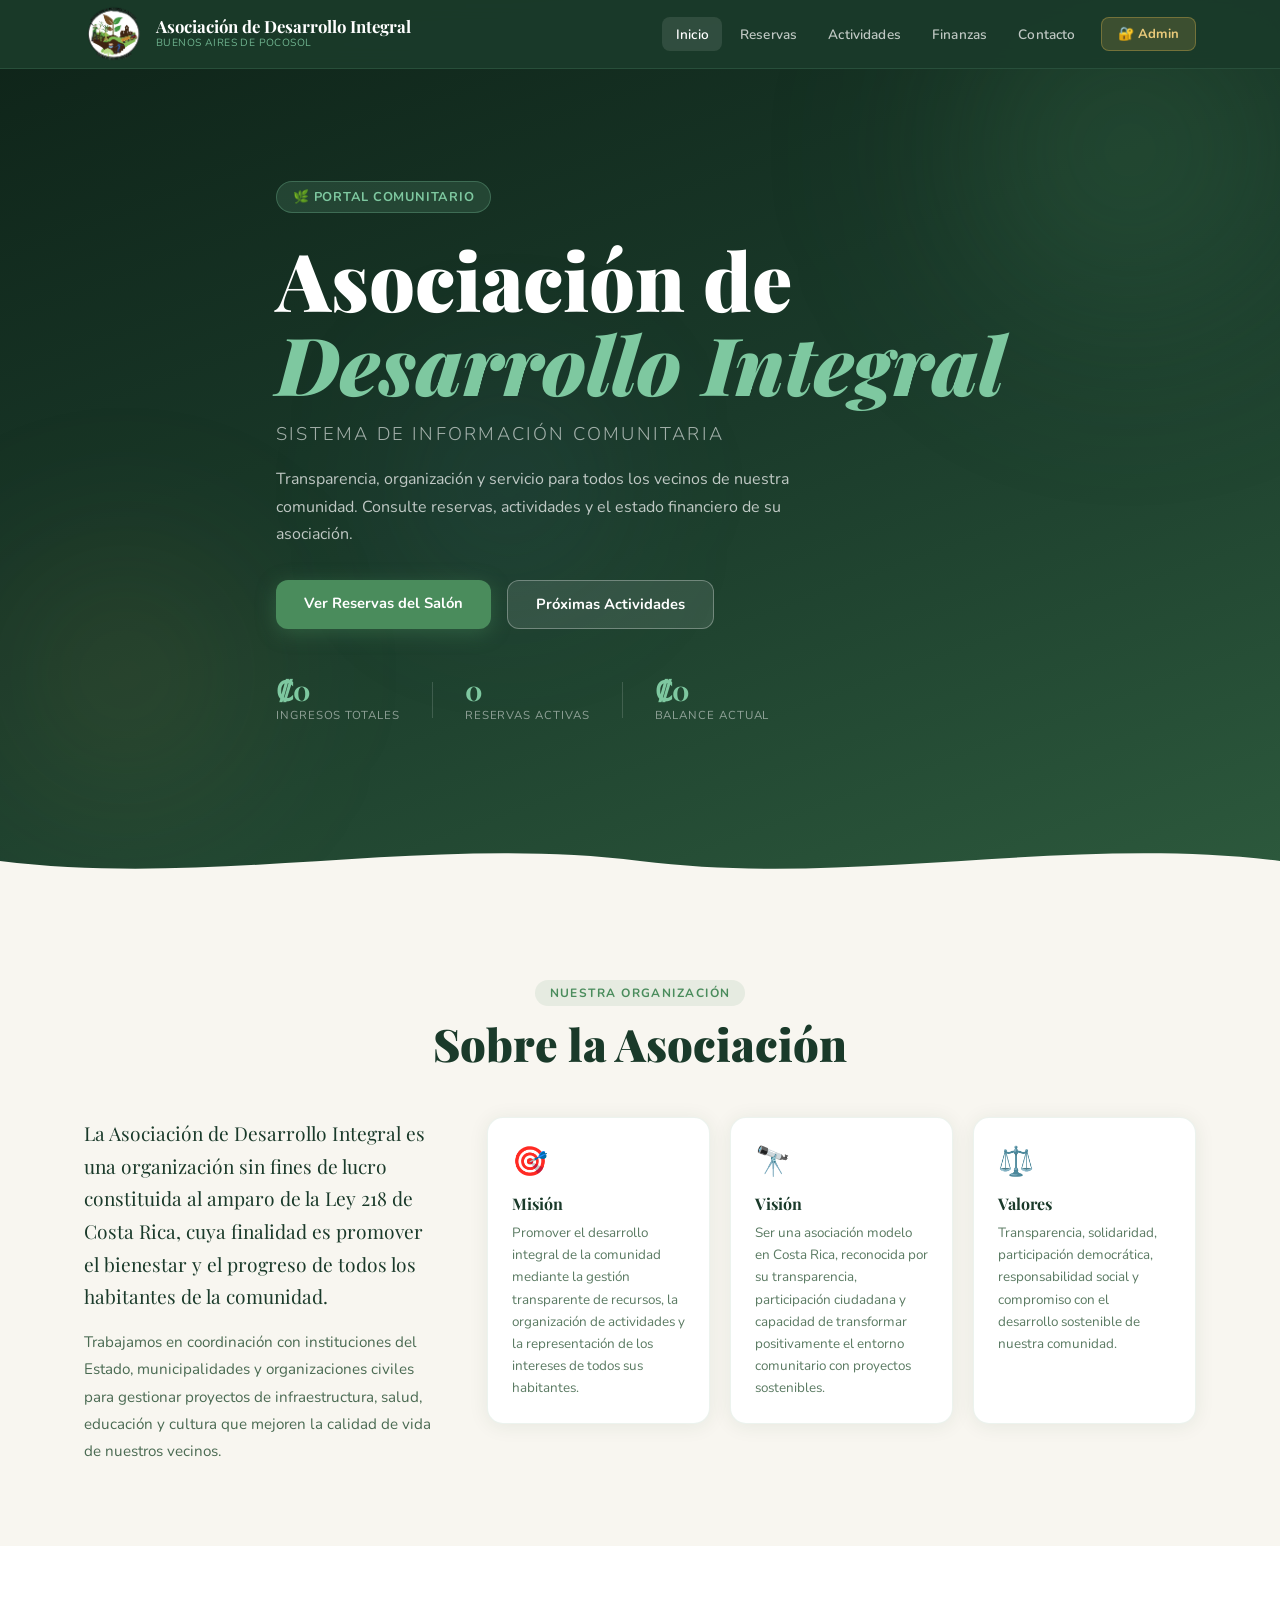
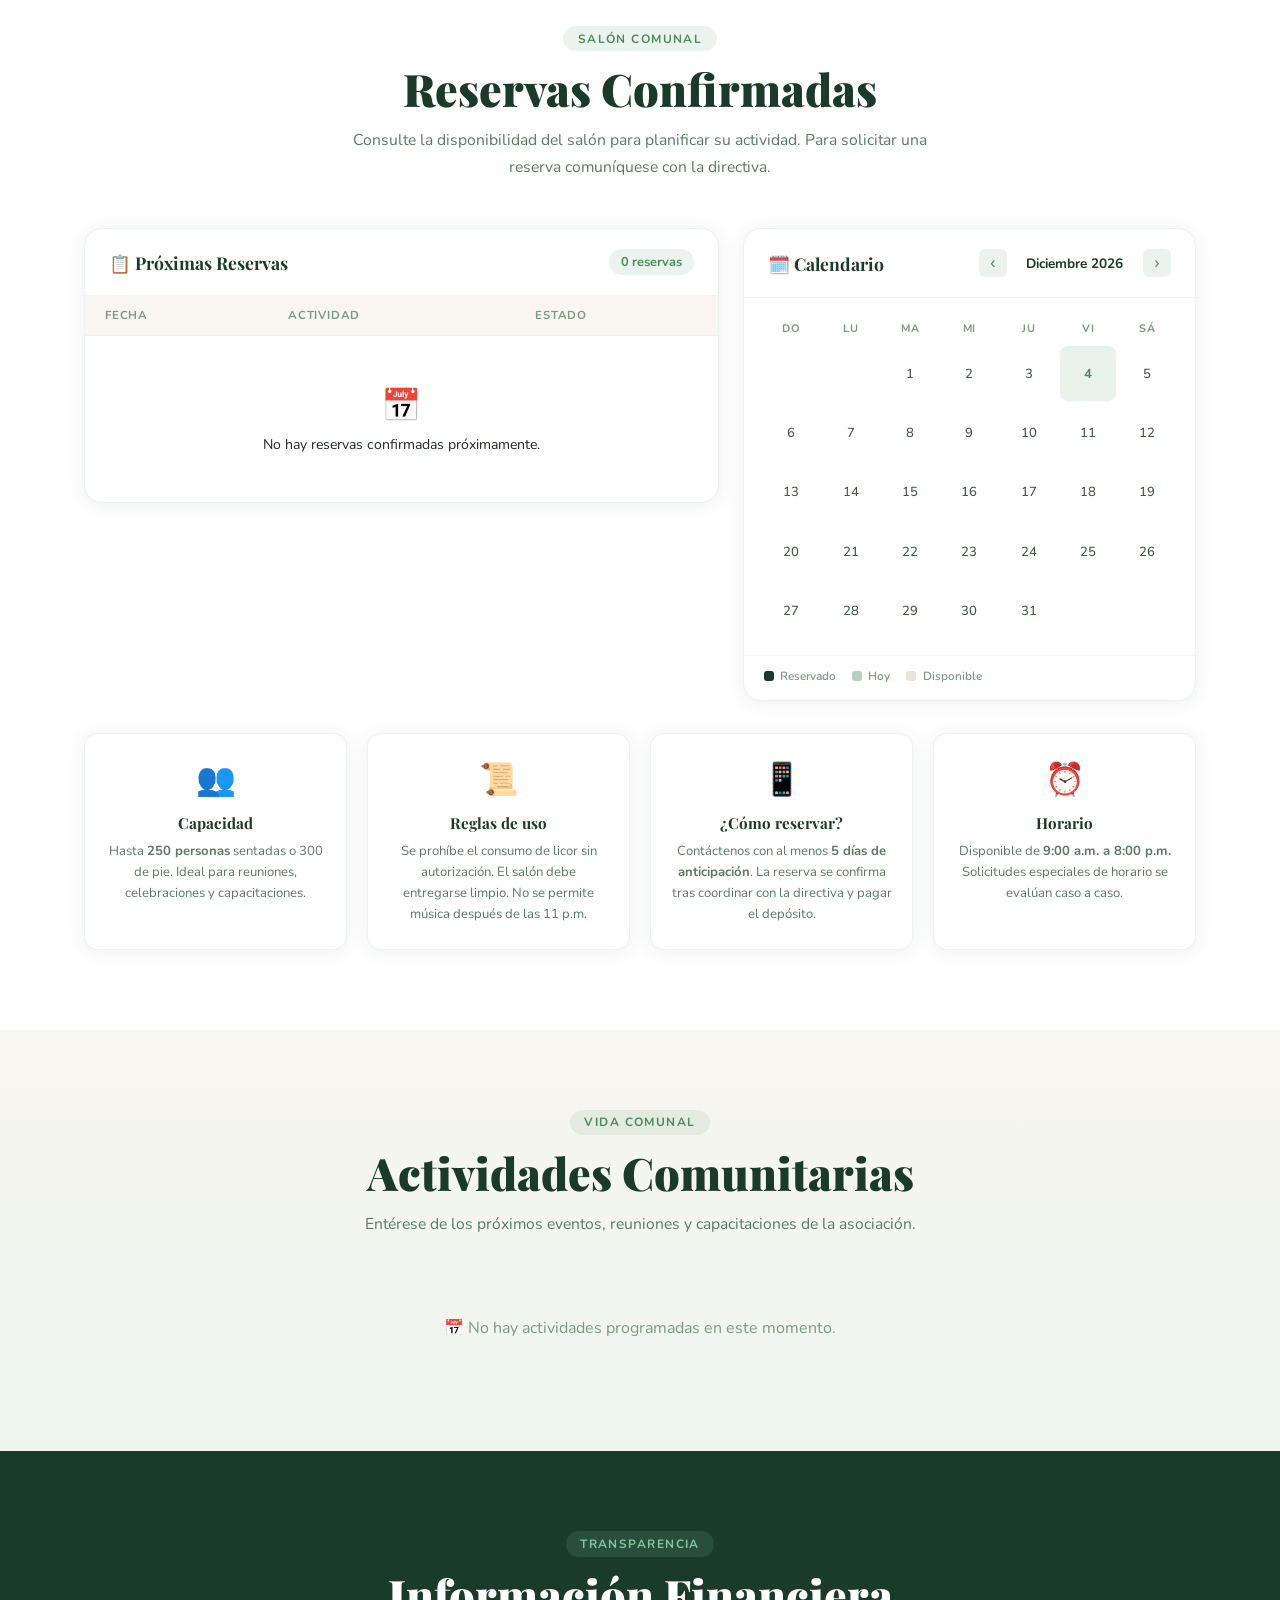
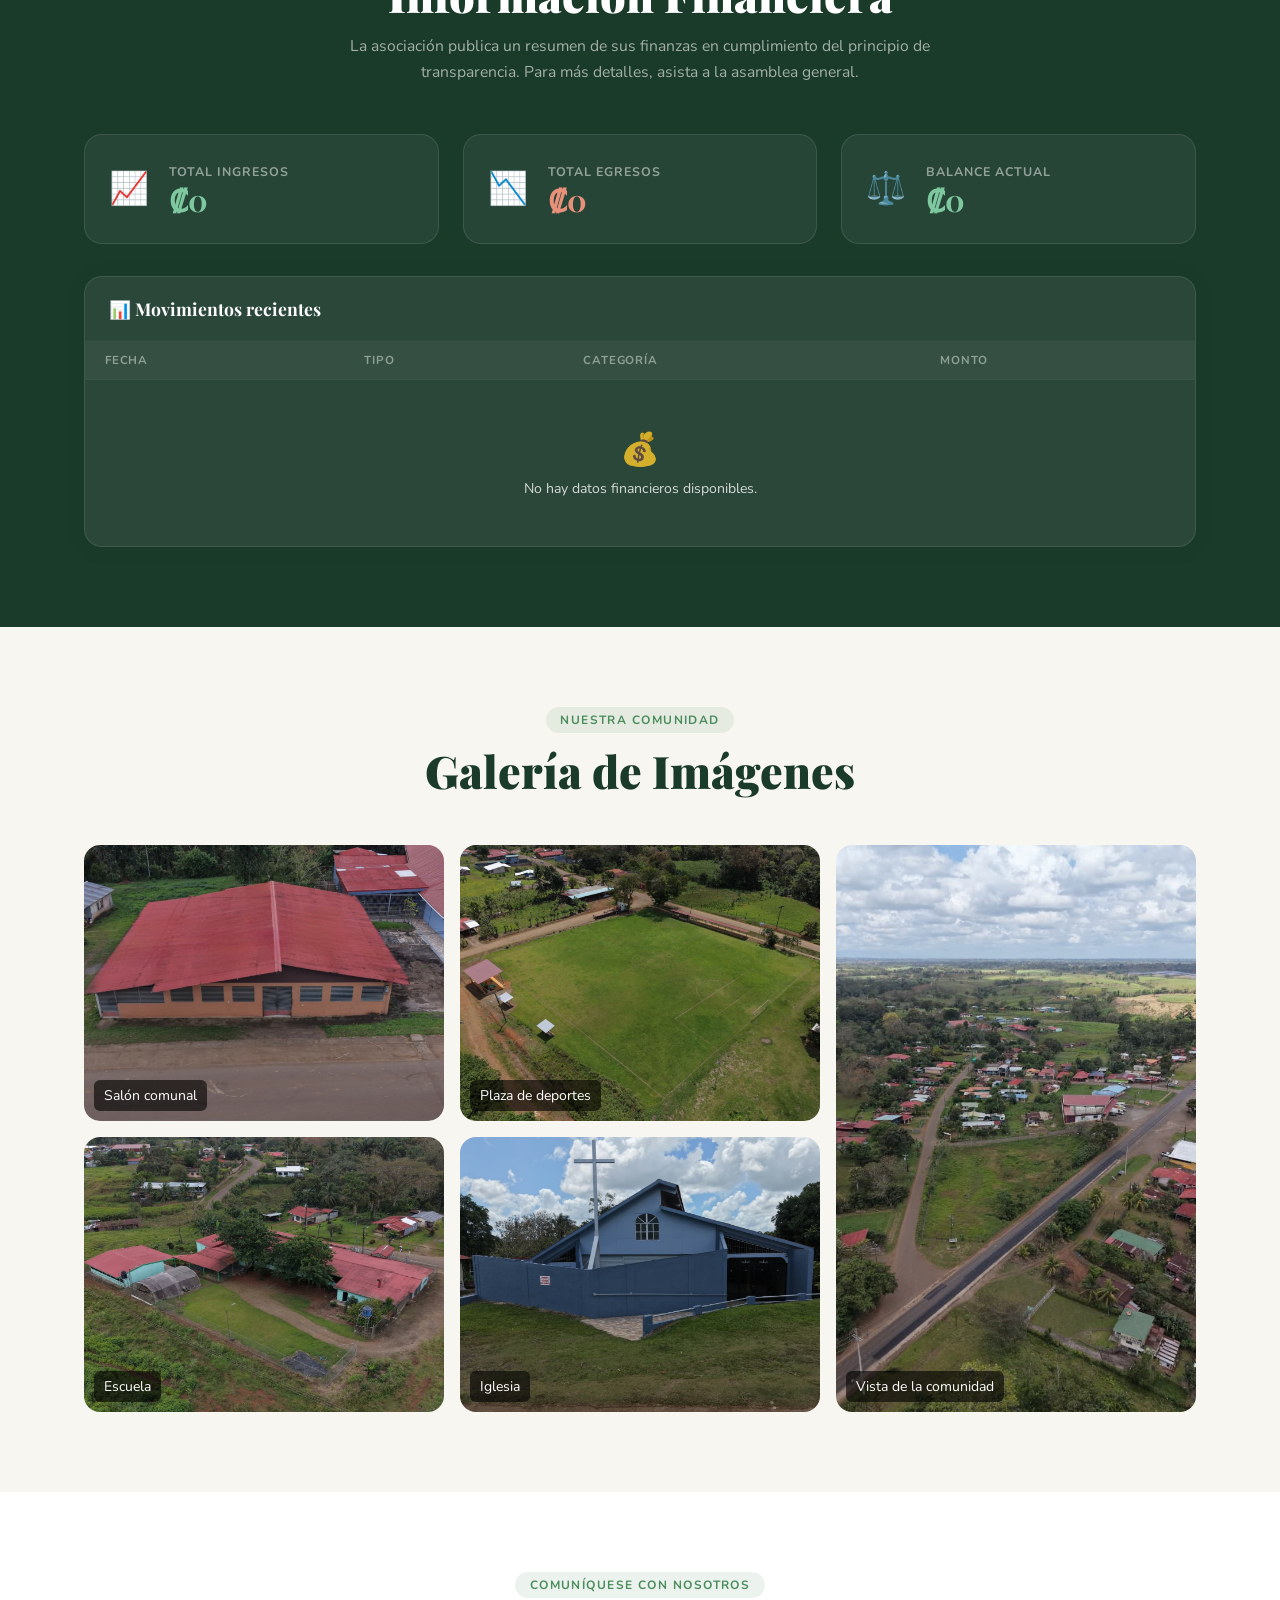
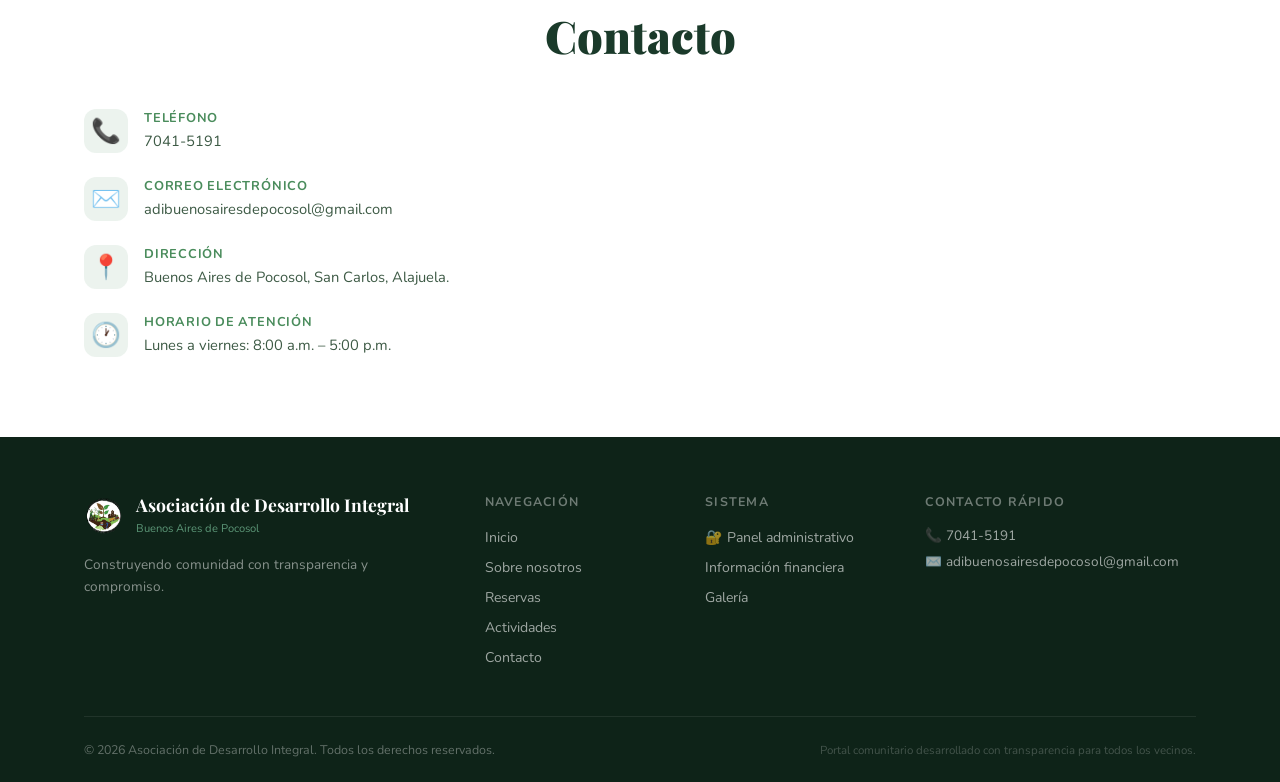
<file: index.html>
<!DOCTYPE html>
<html lang="es">
<head>
  <meta charset="UTF-8">
  <meta name="viewport" content="width=device-width, initial-scale=1.0">
  <title>Asociación de Desarrollo Integral · Portal Comunitario</title>
  <meta name="description" content="Portal público de información comunitaria. Consulte reservas del salón, actividades, finanzas y más.">
  <link href="https://fonts.googleapis.com/css2?family=Playfair+Display:wght@400;700;900&family=Nunito:wght@300;400;600;700&display=swap" rel="stylesheet">
  <link rel="stylesheet" href="css/styles.css">
  <link rel="stylesheet" href="css/public/public.css">
</head>
<body class="public-portal">

  <!-- ══════════════════════════════════════
       BARRA DE NAVEGACIÓN STICKY
  ═══════════════════════════════════════ -->
  <header class="pub-header" id="pub-header">
    <div class="pub-nav-inner">
      <div class="pub-brand">
        <div class="pub-logo-wrap">
          <img src="assets/img/logo.png" alt="Logo Asociación de Desarrollo Integral Buenos Aires de Pocosol" class="pub-logo"
               onerror="this.style.display='none'; this.nextElementSibling.style.display='flex'">
          <div class="pub-logo-fallback" style="display:none">🌿</div>
        </div>
        <div class="pub-brand-text">
          <span class="pub-brand-name">Asociación de Desarrollo Integral</span>
          <span class="pub-brand-sub">Buenos Aires de Pocosol</span>
        </div>
      </div>
      <nav class="pub-nav" id="pub-nav">
        <a href="#inicio"    class="pub-nav-link active">Inicio</a>
        <a href="#reservas"  class="pub-nav-link">Reservas</a>
        <a href="#actividades" class="pub-nav-link">Actividades</a>
        <a href="#finanzas"  class="pub-nav-link">Finanzas</a>
        <a href="#contacto"  class="pub-nav-link">Contacto</a>
        <a href="admin/index.html" class="pub-nav-admin" title="Acceso al sistema administrativo">
          🔐 Admin
        </a>
      </nav>
      <button class="pub-hamburger" id="pub-hamburger" aria-label="Abrir menú">
        <span></span><span></span><span></span>
      </button>
    </div>
  </header>

  <!-- ══════════════════════════════════════
       HERO / INICIO
  ═══════════════════════════════════════ -->
  <section class="pub-hero" id="inicio">
    <div class="pub-hero-bg">
      <div class="hero-orb hero-orb-1"></div>
      <div class="hero-orb hero-orb-2"></div>
      <div class="hero-orb hero-orb-3"></div>
      <svg class="hero-wave" viewBox="0 0 1440 120" preserveAspectRatio="none">
        <path d="M0,60 C240,100 480,20 720,60 C960,100 1200,20 1440,60 L1440,120 L0,120 Z"/>
      </svg>
    </div>
    <div class="pub-container pub-hero-content">
      <div class="hero-badge">🌿 Portal Comunitario</div>
      <h1 class="hero-title">
        Asociación de<br>
        <em>Desarrollo Integral</em>
      </h1>
      <p class="hero-subtitle">Sistema de Información Comunitaria</p>
      <p class="hero-desc">
        Transparencia, organización y servicio para todos los vecinos de nuestra comunidad.
        Consulte reservas, actividades y el estado financiero de su asociación.
      </p>
      <div class="hero-actions">
        <a href="#reservas" class="pub-btn pub-btn-primary">Ver Reservas del Salón</a>
        <a href="#actividades" class="pub-btn pub-btn-ghost">Próximas Actividades</a>
      </div>
      <div class="hero-stats" id="hero-stats">
        <div class="hero-stat">
          <span class="hero-stat-val" id="hs-ingresos">₡0</span>
          <span class="hero-stat-label">Ingresos totales</span>
        </div>
        <div class="hero-stat-divider"></div>
        <div class="hero-stat">
          <span class="hero-stat-val" id="hs-reservas">0</span>
          <span class="hero-stat-label">Reservas activas</span>
        </div>
        <div class="hero-stat-divider"></div>
        <div class="hero-stat">
          <span class="hero-stat-val" id="hs-balance">₡0</span>
          <span class="hero-stat-label">Balance actual</span>
        </div>
      </div>
    </div>
  </section>

  <!-- ══════════════════════════════════════
       SOBRE LA ASOCIACIÓN
  ═══════════════════════════════════════ -->
  <section class="pub-section pub-about" id="sobre">
    <div class="pub-container">
      <div class="pub-section-header">
        <span class="section-eyebrow">Nuestra organización</span>
        <h2 class="section-title">Sobre la Asociación</h2>
      </div>
      <div class="about-grid">
        <div class="about-main">
          <p class="about-intro" id="pub-ct-descripcion">
            La Asociación de Desarrollo Integral es una organización sin fines de lucro
            constituida al amparo de la Ley 218 de Costa Rica, cuya finalidad es promover
            el bienestar y el progreso de todos los habitantes de la comunidad.
          </p>
          <p class="about-body">
            Trabajamos en coordinación con instituciones del Estado, municipalidades y
            organizaciones civiles para gestionar proyectos de infraestructura, salud,
            educación y cultura que mejoren la calidad de vida de nuestros vecinos.
          </p>
        </div>
        <div class="about-cards">
          <div class="about-card">
            <div class="about-card-icon">🎯</div>
            <h3>Misión</h3>
            <p id="pub-ct-mision">Promover el desarrollo integral de la comunidad mediante la gestión transparente
               de recursos, la organización de actividades y la representación de los intereses
               de todos sus habitantes.</p>
          </div>
          <div class="about-card">
            <div class="about-card-icon">🔭</div>
            <h3>Visión</h3>
            <p id="pub-ct-vision">Ser una asociación modelo en Costa Rica, reconocida por su transparencia,
               participación ciudadana y capacidad de transformar positivamente el entorno
               comunitario con proyectos sostenibles.</p>
          </div>
          <div class="about-card">
            <div class="about-card-icon">⚖️</div>
            <h3>Valores</h3>
            <p id="pub-ct-valores">Transparencia, solidaridad, participación democrática, responsabilidad social
               y compromiso con el desarrollo sostenible de nuestra comunidad.</p>
          </div>
        </div>
      </div>
    </div>
  </section>

  <!-- ══════════════════════════════════════
       RESERVAS DEL SALÓN
  ═══════════════════════════════════════ -->
  <section class="pub-section pub-reservas-section" id="reservas">
    <div class="pub-container">
      <div class="pub-section-header">
        <span class="section-eyebrow">Salón Comunal</span>
        <h2 class="section-title">Reservas Confirmadas</h2>
        <p class="section-desc">
          Consulte la disponibilidad del salón para planificar su actividad.
          Para solicitar una reserva comuníquese con la directiva.
        </p>
      </div>

      <div class="reservas-layout">
        <!-- Tabla de reservas -->
        <div class="reservas-table-wrap">
          <div class="pub-card">
            <div class="pub-card-header">
              <h3>📋 Próximas Reservas</h3>
              <span class="reservas-count" id="reservas-count">0 reservas</span>
            </div>
            <div class="pub-table-wrapper">
              <table class="pub-table">
                <thead>
                  <tr>
                    <th>Fecha</th>
                    <th>Actividad</th>
                    <th>Estado</th>
                  </tr>
                </thead>
                <tbody id="pub-reservas-tbody">
                  <tr>
                    <td colspan="3" class="pub-empty">
                      <span>📅</span>
                      <p>No hay reservas confirmadas próximamente.</p>
                    </td>
                  </tr>
                </tbody>
              </table>
            </div>
          </div>
        </div>

        <!-- Calendario -->
        <div class="reservas-calendar-wrap">
          <div class="pub-card">
            <div class="pub-card-header">
              <h3>🗓️ Calendario</h3>
              <div class="cal-nav">
                <button class="cal-nav-btn" id="cal-prev">‹</button>
                <span class="cal-month-label" id="cal-month-label">—</span>
                <button class="cal-nav-btn" id="cal-next">›</button>
              </div>
            </div>
            <div id="pub-calendar" class="pub-calendar"></div>
            <div class="cal-legend">
              <span class="cal-legend-item"><span class="cal-dot cal-dot-reserved"></span>Reservado</span>
              <span class="cal-legend-item"><span class="cal-dot cal-dot-today"></span>Hoy</span>
              <span class="cal-legend-item"><span class="cal-dot cal-dot-free"></span>Disponible</span>
            </div>
          </div>
        </div>
      </div>

      <!-- Info del salón -->
      <div class="salon-info-grid">
        <div class="salon-info-card">
          <div class="salon-info-icon">👥</div>
          <h4>Capacidad</h4>
          <p>Hasta <strong>250 personas</strong> sentadas o 300 de pie. Ideal para reuniones, celebraciones y capacitaciones.</p>
        </div>
        <div class="salon-info-card">
          <div class="salon-info-icon">📜</div>
          <h4>Reglas de uso</h4>
          <p>Se prohíbe el consumo de licor sin autorización. El salón debe entregarse limpio. No se permite música después de las 11 p.m.</p>
        </div>
        <div class="salon-info-card">
          <div class="salon-info-icon">📱</div>
          <h4>¿Cómo reservar?</h4>
          <p>Contáctenos con al menos <strong>5 días de anticipación</strong>. La reserva se confirma tras coordinar con la directiva y pagar el depósito.</p>
        </div>
        <div class="salon-info-card">
          <div class="salon-info-icon">⏰</div>
          <h4>Horario</h4>
          <p>Disponible de <strong>9:00 a.m. a 8:00 p.m.</strong> Solicitudes especiales de horario se evalúan caso a caso.</p>
        </div>
      </div>
    </div>
  </section>

  <!-- ══════════════════════════════════════
       ACTIVIDADES COMUNITARIAS
  ═══════════════════════════════════════ -->
  <section class="pub-section pub-activities-section" id="actividades">
    <div class="pub-container">
      <div class="pub-section-header">
        <span class="section-eyebrow">Vida comunal</span>
        <h2 class="section-title">Actividades Comunitarias</h2>
        <p class="section-desc">Entérese de los próximos eventos, reuniones y capacitaciones de la asociación.</p>
      </div>
      <div class="activities-grid" id="activities-grid">
        <!-- Renderizado por JS -->
      </div>
    </div>
  </section>

  <!-- ══════════════════════════════════════
       RESUMEN FINANCIERO PÚBLICO
  ═══════════════════════════════════════ -->
  <section class="pub-section pub-finanzas-section" id="finanzas">
    <div class="pub-container">
      <div class="pub-section-header">
        <span class="section-eyebrow">Transparencia</span>
        <h2 class="section-title">Información Financiera</h2>
        <p class="section-desc">
          La asociación publica un resumen de sus finanzas en cumplimiento del principio de transparencia.
          Para más detalles, asista a la asamblea general.
        </p>
      </div>
      <div class="finanzas-stats">
        <div class="fin-stat-card fin-income">
          <div class="fin-stat-icon">📈</div>
          <div class="fin-stat-info">
            <span class="fin-stat-label">Total Ingresos</span>
            <span class="fin-stat-value" id="pub-ingresos">₡0</span>
          </div>
        </div>
        <div class="fin-stat-card fin-expense">
          <div class="fin-stat-icon">📉</div>
          <div class="fin-stat-info">
            <span class="fin-stat-label">Total Egresos</span>
            <span class="fin-stat-value" id="pub-egresos">₡0</span>
          </div>
        </div>
        <div class="fin-stat-card fin-balance">
          <div class="fin-stat-icon">⚖️</div>
          <div class="fin-stat-info">
            <span class="fin-stat-label">Balance Actual</span>
            <span class="fin-stat-value" id="pub-balance">₡0</span>
          </div>
        </div>
      </div>

      <div class="finanzas-breakdown pub-card" style="margin-top:2rem">
        <div class="pub-card-header">
          <h3>📊 Movimientos recientes</h3>
        </div>
        <div class="pub-table-wrapper">
          <table class="pub-table">
            <thead>
              <tr><th>Fecha</th><th>Tipo</th><th>Categoría</th><th>Monto</th></tr>
            </thead>
            <tbody id="pub-finanzas-tbody">
              <tr><td colspan="4" class="pub-empty"><span>💰</span><p>No hay datos financieros disponibles.</p></td></tr>
            </tbody>
          </table>
        </div>
      </div>
    </div>
  </section>

  <!-- ══════════════════════════════════════
       GALERÍA
  ═══════════════════════════════════════ -->
  <section class="pub-section pub-gallery-section" id="galeria">
    <div class="pub-container">
      <div class="pub-section-header">
        <span class="section-eyebrow">Nuestra comunidad</span>
        <h2 class="section-title">Galería de Imágenes</h2>
      </div>
      <div class="gallery-grid" id="gallery-grid">
        <!-- Cargado dinámicamente desde api/galeria.php -->
      </div>
    </div>
  </section>

  <!-- ══════════════════════════════════════
       CONTACTO
  ═══════════════════════════════════════ -->
  <section class="pub-section pub-contact-section" id="contacto">
    <div class="pub-container">
      <div class="pub-section-header">
        <span class="section-eyebrow">Comuníquese con nosotros</span>
        <h2 class="section-title">Contacto</h2>
      </div>
      <div class="contact-grid">
        <div class="contact-info">
          <div class="contact-item">
            <div class="contact-icon">📞</div>
            <div>
              <strong>Teléfono</strong>
              <p id="pub-ct-telefono">7041-5191</p>
            </div>
          </div>
          <div class="contact-item">
            <div class="contact-icon">✉️</div>
            <div>
              <strong>Correo electrónico</strong>
              <p id="pub-ct-correo">adibuenosairesdepocosol@gmail.com</p>
            </div>
          </div>
          <div class="contact-item">
            <div class="contact-icon">📍</div>
            <div>
              <strong>Dirección</strong>
              <p id="pub-ct-direccion">Buenos Aires de Pocosol, San Carlos, Alajuela.</p>
            </div>
          </div>
          <div class="contact-item">
            <div class="contact-icon">🕐</div>
            <div>
              <strong>Horario de atención</strong>
              <p id="pub-ct-horario">Lunes a viernes: 8:00 a.m. – 5:00 p.m.</p>
            </div>
          </div>
        </div>
        </div>
      </div>
    </div>
  </section>

  <!-- ══════════════════════════════════════
       FOOTER
  ═══════════════════════════════════════ -->
  <footer class="pub-footer">
    <div class="pub-container">
      <div class="footer-grid">
        <div class="footer-brand">
          <div class="footer-logo-wrap">
            <img src="assets/img/logo.png" alt="Logo ADECO" class="footer-logo">
            <div>
              <strong>Asociación de Desarrollo Integral</strong>
              <span>Buenos Aires de Pocosol</span>
            </div>
          </div>
          <p class="footer-tagline">Construyendo comunidad con transparencia y compromiso.</p>
        </div>
        <div class="footer-links">
          <h4>Navegación</h4>
          <ul>
            <li><a href="#inicio">Inicio</a></li>
            <li><a href="#sobre">Sobre nosotros</a></li>
            <li><a href="#reservas">Reservas</a></li>
            <li><a href="#actividades">Actividades</a></li>
            <li><a href="#contacto">Contacto</a></li>
          </ul>
        </div>
        <div class="footer-links">
          <h4>Sistema</h4>
          <ul>
            <li><a href="admin/index.html">🔐 Panel administrativo</a></li>
            <li><a href="#finanzas">Información financiera</a></li>
            <li><a href="#galeria">Galería</a></li>
          </ul>
        </div>
        <div class="footer-contact">
          <h4>Contacto rápido</h4>
          <p>📞 <span id="footer-ct-telefono">7041-5191</span></p>
          <p>✉️ <span id="footer-ct-correo">adibuenosairesdepocosol@gmail.com</span></p>
        </div>
      </div>
      <div class="footer-bottom">
        <p>© <span id="footer-year"></span> Asociación de Desarrollo Integral. Todos los derechos reservados.</p>
        <p class="footer-credit">Portal comunitario desarrollado con transparencia para todos los vecinos.</p>
      </div>
    </div>
  </footer>

  <script src="js/public/public.js?v=20260310-4"></script>
</body>
</html>
</file>
<file: css/styles.css>
/* ═══════════════════════════════════════════════════════════════
   ADECO · Sistema de Gestión Comunitaria
   Archivo: css/styles.css
   Descripción: Estilos globales de la aplicación
════════════════════════════════════════════════════════════════ */

/* ─── VARIABLES DE DISEÑO ─── */
:root {
  --forest:      #1a3a2a;
  --forest-mid:  #2d5a3d;
  --leaf:        #4a8c5c;
  --mint:        #7ec8a0;
  --cream:       #f5f0e8;
  --warm-white:  #fdfaf4;
  --gold:        #c9a84c;
  --gold-light:  #e8c97a;
  --terracotta:  #c45c3a;
  --sky:         #5b8fb9;
  --text-dark:   #1a2a1e;
  --text-mid:    #3d5a45;
  --text-light:  #7a9a82;
  --border:      rgba(74, 140, 92, 0.18);
  --shadow:      0 4px 24px rgba(26, 58, 42, 0.10);
  --shadow-lg:   0 8px 48px rgba(26, 58, 42, 0.16);
}

/* ─── RESET ─── */
*, *::before, *::after {
  box-sizing: border-box;
  margin: 0;
  padding: 0;
}

body {
  font-family: 'DM Sans', sans-serif;
  background: var(--warm-white);
  color: var(--text-dark);
  min-height: 100vh;
}

/* ════════════════════════════════════════════
   PANTALLA DE LOGIN
════════════════════════════════════════════ */
#login-screen {
  display: flex;
  align-items: center;
  justify-content: center;
  min-height: 100vh;
  background: var(--forest);
  background-image:
    radial-gradient(ellipse 60% 80% at 10% 100%, rgba(74, 140, 92, 0.25) 0%, transparent 60%),
    radial-gradient(ellipse 50% 60% at 90% 0%,  rgba(201, 168, 76, 0.15) 0%, transparent 55%);
  padding: 1.5rem;
}

.login-card {
  background: var(--warm-white);
  border-radius: 24px;
  padding: 3rem 2.5rem;
  width: 100%;
  max-width: 420px;
  box-shadow: var(--shadow-lg);
}

.login-emblem {
  display: flex;
  flex-direction: column;
  align-items: center;
  margin-bottom: 2rem;
  gap: 0.5rem;
}

.login-emblem .leaf-icon{
  display:flex;
  align-items:center;
  justify-content:center;
  margin-bottom:0.5rem;
}

.login-emblem h1 {
  font-family: 'DM Serif Display', serif;
  font-size: 1.6rem;
  color: var(--forest);
  text-align: center;
  line-height: 1.2;
}

.login-emblem p {
  font-size: 0.8rem;
  color: var(--text-light);
  letter-spacing: 0.08em;
  text-transform: uppercase;
  font-weight: 500;
}

.login-hint {
  text-align: center;
  margin-top: 1.2rem;
  font-size: 0.78rem;
  color: var(--text-light);
}

.error-msg {
  color: var(--terracotta);
  font-size: 0.82rem;
  margin-top: 0.4rem;
  display: none;
}

/* ════════════════════════════════════════════
   FORMULARIOS (compartidos login + modales)
════════════════════════════════════════════ */
.form-group {
  margin-bottom: 1.2rem;
}

.form-group label {
  display: block;
  font-size: 0.8rem;
  font-weight: 600;
  color: var(--text-mid);
  letter-spacing: 0.05em;
  text-transform: uppercase;
  margin-bottom: 0.4rem;
}

.form-control {
  width: 100%;
  padding: 0.75rem 1rem;
  border: 1.5px solid var(--border);
  border-radius: 10px;
  background: var(--cream);
  font-family: 'DM Sans', sans-serif;
  font-size: 0.95rem;
  color: var(--text-dark);
  transition: border-color 0.2s, box-shadow 0.2s;
  outline: none;
}

.form-control:focus {
  border-color: var(--leaf);
  box-shadow: 0 0 0 3px rgba(74, 140, 92, 0.12);
}

.form-grid {
  display: grid;
  grid-template-columns: repeat(auto-fit, minmax(200px, 1fr));
  gap: 1rem;
}

.form-grid .full-width {
  grid-column: 1 / -1;
}

.form-actions {
  display: flex;
  gap: 0.75rem;
  margin-top: 1.25rem;
  flex-wrap: wrap;
}

/* ════════════════════════════════════════════
   BOTONES
════════════════════════════════════════════ */
.btn-primary {
  width: 100%;
  padding: 0.85rem;
  background: var(--forest);
  color: white;
  border: none;
  border-radius: 10px;
  font-family: 'DM Sans', sans-serif;
  font-size: 0.95rem;
  font-weight: 600;
  cursor: pointer;
  transition: background 0.2s, transform 0.1s;
  margin-top: 0.5rem;
}

.btn-primary:hover  { background: var(--forest-mid); }
.btn-primary:active { transform: scale(0.99); }

.btn-submit {
  padding: 0.7rem 1.5rem;
  background: var(--forest);
  color: white;
  border: none;
  border-radius: 10px;
  font-family: 'DM Sans', sans-serif;
  font-size: 0.9rem;
  font-weight: 600;
  cursor: pointer;
  transition: background 0.2s;
}

.btn-submit:hover { background: var(--forest-mid); }

.btn-cancel {
  padding: 0.7rem 1.5rem;
  background: none;
  border: 1.5px solid var(--border);
  border-radius: 10px;
  font-family: 'DM Sans', sans-serif;
  font-size: 0.9rem;
  color: var(--text-mid);
  cursor: pointer;
  transition: background 0.2s;
}

.btn-cancel:hover { background: var(--cream); }

.btn-logout {
  width: 100%;
  padding: 0.65rem 0.9rem;
  background: none;
  border: 1.5px solid rgba(255, 255, 255, 0.15);
  border-radius: 10px;
  color: rgba(255, 255, 255, 0.55);
  font-family: 'DM Sans', sans-serif;
  font-size: 0.83rem;
  cursor: pointer;
  transition: all 0.2s;
  display: flex;
  align-items: center;
  gap: 0.5rem;
  justify-content: center;
}

.btn-logout:hover { background: rgba(255, 255, 255, 0.08); color: white; }

.btn-sm {
  padding: 0.3rem 0.6rem;
  border: 1.5px solid var(--border);
  border-radius: 7px;
  background: none;
  font-family: 'DM Sans', sans-serif;
  font-size: 0.78rem;
  cursor: pointer;
  transition: all 0.2s;
  color: var(--text-mid);
}

.btn-sm:hover        { background: var(--cream); }
.btn-sm.edit:hover   { border-color: var(--gold);        color: var(--gold); }
.btn-sm.delete:hover { border-color: var(--terracotta);  color: var(--terracotta); }

/* ════════════════════════════════════════════
   ESTRUCTURA DE LA APP (shell)
════════════════════════════════════════════ */
#app {
  display: none;
  min-height: 100vh;
}

/* ─── SIDEBAR ─── */
.sidebar {
  position: fixed;
  left: 0;
  top: 0;
  bottom: 0;
  width: 240px;
  background: var(--forest);
  display: flex;
  flex-direction: column;
  z-index: 100;
  transition: transform 0.3s;
}

.sidebar-header {
  padding: 1.8rem 1.5rem 1.2rem;
  border-bottom: 1px solid rgba(255, 255, 255, 0.08);
}

.sidebar-header .brand {
  display: flex;
  align-items: center;
  gap: 0.75rem;
}

.brand-leaf{
  display:flex;
  align-items:center;
  justify-content:center;
  flex-shrink:0;
}

.brand-text h2 {
  font-family: 'DM Serif Display', serif;
  font-size: 1rem;
  color: white;
  line-height: 1.1;
}

.brand-text span {
  font-size: 0.68rem;
  color: var(--mint);
  letter-spacing: 0.06em;
  text-transform: uppercase;
  font-weight: 500;
}

.sidebar-nav {
  flex: 1;
  padding: 1rem 0.75rem;
  display: flex;
  flex-direction: column;
  gap: 0.25rem;
}

.nav-item {
  display: flex;
  align-items: center;
  gap: 0.75rem;
  padding: 0.75rem 0.9rem;
  border-radius: 10px;
  color: rgba(255, 255, 255, 0.65);
  cursor: pointer;
  transition: all 0.2s;
  font-size: 0.88rem;
  font-weight: 500;
  border: none;
  background: none;
  width: 100%;
  text-align: left;
}

.nav-item:hover  { background: rgba(255, 255, 255, 0.08); color: white; }
.nav-item.active { background: var(--leaf); color: white; }
.nav-item .icon  { font-size: 1.1rem; width: 20px; text-align: center; }

.sidebar-footer {
  padding: 1rem 0.75rem 1.5rem;
  border-top: 1px solid rgba(255, 255, 255, 0.08);
}

/* ─── CONTENIDO PRINCIPAL ─── */
.main-content {
  margin-left: 240px;
  min-height: 100vh;
  padding: 2rem;
  background: var(--warm-white);
}

/* ════════════════════════════════════════════
   PÁGINAS / SECCIONES
════════════════════════════════════════════ */
.page { display: none; }

.page.active {
  display: block;
  animation: fadeIn 0.3s ease;
}

@keyframes fadeIn {
  from { opacity: 0; transform: translateY(8px); }
  to   { opacity: 1; transform: translateY(0); }
}

.page-header {
  margin-bottom: 2rem;
}

.page-header h1 {
  font-family: 'DM Serif Display', serif;
  font-size: 2rem;
  color: var(--forest);
  line-height: 1.1;
}

.page-header p {
  color: var(--text-light);
  font-size: 0.9rem;
  margin-top: 0.3rem;
}

/* ════════════════════════════════════════════
   DASHBOARD — TARJETAS DE ESTADÍSTICAS
════════════════════════════════════════════ */
.stats-grid {
  display: grid;
  grid-template-columns: repeat(auto-fit, minmax(200px, 1fr));
  gap: 1.25rem;
  margin-bottom: 2rem;
}

.stat-card {
  background: white;
  border-radius: 16px;
  padding: 1.5rem;
  box-shadow: var(--shadow);
  border: 1px solid var(--border);
  position: relative;
  overflow: hidden;
}

.stat-card::before {
  content: '';
  position: absolute;
  top: 0;
  right: 0;
  width: 60px;
  height: 60px;
  border-radius: 0 16px 0 60px;
  opacity: 0.08;
}

.stat-card.income::before  { background: var(--leaf); }
.stat-card.expense::before { background: var(--terracotta); }
.stat-card.balance::before { background: var(--gold); }
.stat-card.reservas::before { background: var(--sky); }

.stat-label {
  font-size: 0.75rem;
  font-weight: 600;
  text-transform: uppercase;
  letter-spacing: 0.07em;
  color: var(--text-light);
  margin-bottom: 0.6rem;
}

.stat-value {
  font-family: 'DM Serif Display', serif;
  font-size: 1.9rem;
  color: var(--text-dark);
  line-height: 1;
}

.stat-value.positive { color: var(--leaf); }
.stat-value.negative { color: var(--terracotta); }
.stat-value.neutral  { color: var(--gold); }

.stat-icon {
  position: absolute;
  top: 1.4rem;
  right: 1.4rem;
  font-size: 1.3rem;
  opacity: 0.6;
}

/* ─── ACCIONES RÁPIDAS ─── */
.quick-actions {
  display: grid;
  grid-template-columns: repeat(auto-fit, minmax(180px, 1fr));
  gap: 1rem;
  margin-bottom: 2rem;
}

.quick-btn {
  display: flex;
  align-items: center;
  gap: 0.75rem;
  padding: 1rem 1.25rem;
  background: white;
  border: 1.5px solid var(--border);
  border-radius: 12px;
  cursor: pointer;
  transition: all 0.2s;
  font-family: 'DM Sans', sans-serif;
  font-size: 0.88rem;
  font-weight: 500;
  color: var(--text-dark);
  text-align: left;
}

.quick-btn:hover {
  border-color: var(--leaf);
  background: rgba(74, 140, 92, 0.04);
  transform: translateY(-1px);
  box-shadow: var(--shadow);
}

.quick-btn .icon { font-size: 1.2rem; }

.recent-section h2 {
  font-family: 'DM Serif Display', serif;
  font-size: 1.3rem;
  color: var(--forest);
  margin-bottom: 1rem;
}

/* ════════════════════════════════════════════
   TABLA
════════════════════════════════════════════ */
.table-wrapper {
  background: white;
  border-radius: 16px;
  border: 1px solid var(--border);
  box-shadow: var(--shadow);
  overflow: hidden;
}

.table-header {
  display: flex;
  justify-content: space-between;
  align-items: center;
  padding: 1.25rem 1.5rem;
  border-bottom: 1px solid var(--border);
  flex-wrap: wrap;
  gap: 0.75rem;
}

.table-title {
  font-size: 0.9rem;
  font-weight: 600;
  color: var(--text-mid);
}

.filters {
  display: flex;
  gap: 0.5rem;
  flex-wrap: wrap;
}

.filter-select {
  padding: 0.4rem 0.75rem;
  border: 1.5px solid var(--border);
  border-radius: 8px;
  background: var(--cream);
  font-family: 'DM Sans', sans-serif;
  font-size: 0.8rem;
  color: var(--text-dark);
  outline: none;
  cursor: pointer;
}

.filter-select:focus { border-color: var(--leaf); }

table {
  width: 100%;
  border-collapse: collapse;
}

th {
  padding: 0.75rem 1.25rem;
  text-align: left;
  font-size: 0.75rem;
  font-weight: 600;
  text-transform: uppercase;
  letter-spacing: 0.06em;
  color: var(--text-light);
  background: rgba(245, 240, 232, 0.5);
  border-bottom: 1px solid var(--border);
}

td {
  padding: 0.9rem 1.25rem;
  font-size: 0.88rem;
  border-bottom: 1px solid rgba(74, 140, 92, 0.07);
  color: var(--text-dark);
}

tr:last-child td { border-bottom: none; }
tr:hover td      { background: rgba(74, 140, 92, 0.03); }

.action-btns {
  display: flex;
  gap: 0.4rem;
}

.empty-state {
  padding: 3rem;
  text-align: center;
  color: var(--text-light);
  font-size: 0.88rem;
}

/* ─── BADGES ─── */
.badge {
  display: inline-flex;
  align-items: center;
  padding: 0.25rem 0.65rem;
  border-radius: 20px;
  font-size: 0.75rem;
  font-weight: 600;
}

.badge-income    { background: rgba(74,  140, 92,  0.12); color: var(--leaf); }
.badge-expense   { background: rgba(196, 92,  58,  0.12); color: var(--terracotta); }
.badge-confirmed { background: rgba(91,  143, 185, 0.12); color: var(--sky); }
.badge-pending   { background: rgba(201, 168, 76,  0.12); color: var(--gold); }
.badge-cancelled { background: rgba(200, 200, 200, 0.20); color: #888; }

/* ─── MONTOS ─── */
.amount-positive { color: var(--leaf);        font-weight: 600; }
.amount-negative { color: var(--terracotta);  font-weight: 600; }

/* ════════════════════════════════════════════
   MODAL
════════════════════════════════════════════ */
.modal-overlay {
  display: none;
  position: fixed;
  inset: 0;
  background: rgba(26, 58, 42, 0.5);
  backdrop-filter: blur(3px);
  z-index: 200;
  align-items: center;
  justify-content: center;
  padding: 1rem;
}

.modal-overlay.open { display: flex; }

.modal {
  background: white;
  border-radius: 20px;
  padding: 2rem;
  width: 100%;
  max-width: 500px;
  box-shadow: var(--shadow-lg);
  animation: fadeIn 0.2s ease;
}

.modal h3 {
  font-family: 'DM Serif Display', serif;
  font-size: 1.4rem;
  color: var(--forest);
  margin-bottom: 1.5rem;
}

/* ─── MODAL DE CONFIRMACIÓN ─── */
.modal-confirm {
  max-width: 380px;
  text-align: center;
  padding: 2.5rem 2rem;
}

.confirm-icon {
  font-size: 2.5rem;
  margin-bottom: 1rem;
  display: block;
}

.modal-confirm h3 {
  font-size: 1.2rem;
  margin-bottom: 0.8rem;
}

.modal-confirm p {
  color: var(--text-light);
  font-size: 0.95rem;
  margin-bottom: 1.5rem;
  line-height: 1.5;
}

.modal-confirm .form-actions {
  justify-content: center;
  gap: 0.75rem;
}

/* ─── DISPONIBILIDAD RESERVA ─── */
.reserva-availability {
  display: inline-flex;
  align-items: center;
  gap: 0.4rem;
  padding: 0.35rem 0.75rem;
  border-radius: 8px;
  font-size: 0.8rem;
  font-weight: 600;
  margin-bottom: 0.75rem;
}

.avail-ok { background: rgba(74,  140, 92, 0.12); color: var(--leaf); }
.avail-no { background: rgba(196, 92,  58, 0.12); color: var(--terracotta); }

/* ════════════════════════════════════════════
   NOTIFICACIONES (TOAST)
════════════════════════════════════════════ */
.toast-container {
  position: fixed;
  bottom: 1.5rem;
  right: 1.5rem;
  z-index: 300;
  display: flex;
  flex-direction: column;
  gap: 0.5rem;
}

.toast {
  padding: 0.85rem 1.25rem;
  border-radius: 12px;
  background: var(--forest);
  color: white;
  font-size: 0.87rem;
  font-weight: 500;
  box-shadow: var(--shadow-lg);
  animation: slideIn 0.3s ease;
  max-width: 300px;
}

.toast.error   { background: var(--terracotta); }
.toast.warning { background: var(--gold); color: var(--text-dark); }

@keyframes slideIn {
  from { opacity: 0; transform: translateX(20px); }
  to   { opacity: 1; transform: translateX(0); }
}

/* ════════════════════════════════════════════
   DISEÑO RESPONSIVO (MÓVIL)
════════════════════════════════════════════ */
.menu-toggle {
  display: none;
  position: fixed;
  top: 1rem;
  left: 1rem;
  z-index: 150;
  background: var(--forest);
  color: white;
  border: none;
  border-radius: 10px;
  width: 42px;
  height: 42px;
  font-size: 1.1rem;
  cursor: pointer;
  align-items: center;
  justify-content: center;
}

.sidebar-overlay {
  display: none;
  position: fixed;
  inset: 0;
  background: rgba(0, 0, 0, 0.4);
  z-index: 90;
}

@media (max-width: 768px) {
  .sidebar             { transform: translateX(-100%); }
  .sidebar.open        { transform: translateX(0); }
  .sidebar-overlay.open { display: block; }
  .main-content        { margin-left: 0; padding: 1rem; padding-top: 4rem; }
  .menu-toggle         { display: flex; }
  .stat-value          { font-size: 1.5rem; }
}

.leaf-icon img{
  width:200px;
  height:auto;
  object-fit:contain;
}

.brand-leaf img{
    width:70px;
    height:auto;
    object-fit:contain;
}

.btn-secondary{
  display:block;
  text-align:center;
  margin-top:10px;
  padding:10px;
  border-radius:8px;
  text-decoration:none;
  font-weight:500;
  background:#f1f1f1;
  color:#333;
  transition:0.2s;
}

.btn-secondary:hover{
  background:#e4e4e4;
}/* ═══════════════════════════════════════════════════════════════
   ADECO · Sistema de Gestión Comunitaria
   Adición a: css/styles.css
   Descripción: Estilos del módulo Reportes
   Pegar al FINAL del archivo styles.css existente.
════════════════════════════════════════════════════════════════ */

/* ════════════════════════════════════════════
   MÓDULO REPORTES — layout de dos columnas
════════════════════════════════════════════ */

.reportes-layout {
  display: grid;
  grid-template-columns: 1fr 340px;
  gap: 1.5rem;
  align-items: start;
}

@media (max-width: 900px) {
  .reportes-layout {
    grid-template-columns: 1fr;
  }
}

/* ── Panel / tarjeta de configuración ── */
.reporte-panel,
.reporte-guia {
  display: flex;
  flex-direction: column;
  gap: 1.25rem;
}

.reporte-section {
  background: var(--warm-white);
  border: 1.5px solid var(--border);
  border-radius: 14px;
  padding: 1.25rem 1.4rem;
}

.reporte-section-title {
  font-size: 0.82rem;
  font-weight: 700;
  color: var(--text-mid);
  letter-spacing: 0.06em;
  text-transform: uppercase;
  margin-bottom: 1rem;
  padding-bottom: 0.5rem;
  border-bottom: 1px solid var(--border);
}

/* ── Checkboxes de opciones ── */
.reporte-checks {
  display: flex;
  flex-direction: column;
  gap: 0.55rem;
}

.check-item {
  display: flex;
  align-items: center;
  gap: 0.65rem;
  cursor: pointer;
  font-size: 0.9rem;
  color: var(--text-dark);
}

.check-item input[type="checkbox"] {
  width: 16px;
  height: 16px;
  accent-color: var(--leaf);
  cursor: pointer;
  flex-shrink: 0;
}

/* ── Botones de acción del reporte ── */
.reporte-actions {
  display: flex;
  gap: 0.75rem;
  flex-wrap: wrap;
}

.reporte-actions .btn-submit,
.reporte-actions .btn-cancel {
  flex: 1;
  min-width: 130px;
}

/* ── Panel de ayuda ── */
.reporte-steps {
  padding-left: 1.2rem;
  display: flex;
  flex-direction: column;
  gap: 0.6rem;
  font-size: 0.88rem;
  color: var(--text-dark);
  line-height: 1.5;
}

.reporte-steps li {
  margin: 0;
}

.reporte-tipo-list {
  list-style: none;
  padding: 0;
  display: flex;
  flex-direction: column;
  gap: 0.85rem;
}

.reporte-tipo-list li {
  display: flex;
  align-items: flex-start;
  gap: 0.75rem;
}

.reporte-tipo-icon {
  font-size: 1.4rem;
  flex-shrink: 0;
  margin-top: 0.1rem;
}

.reporte-tipo-list strong {
  display: block;
  font-size: 0.9rem;
  color: var(--text-dark);
  font-weight: 600;
}

.reporte-tipo-list p {
  font-size: 0.8rem;
  color: var(--text-light);
  margin: 0;
  line-height: 1.4;
}
/* ── Galería admin ───────────────────────────────────────────── */
.galeria-admin-grid {
  display: grid;
  grid-template-columns: repeat(auto-fill, minmax(200px, 1fr));
  gap: 1rem;
  margin-top: 0.5rem;
}

.galeria-admin-card {
  border: 1px solid var(--border, #e2e8f0);
  border-radius: 10px;
  overflow: hidden;
  background: var(--surface, #fff);
  display: flex;
  flex-direction: column;
}

.galeria-admin-img-wrap {
  width: 100%;
  aspect-ratio: 4/3;
  overflow: hidden;
  background: #f1f5f9;
}

.galeria-admin-img-wrap img {
  width: 100%;
  height: 100%;
  object-fit: cover;
  display: block;
}

.galeria-admin-info {
  padding: 0.75rem;
  display: flex;
  flex-direction: column;
  gap: 0.5rem;
}

.galeria-caption-input {
  font-size: 0.82rem !important;
  padding: 0.4rem 0.6rem !important;
}

.btn-delete-img {
  background: transparent;
  border: 1px solid #fca5a5;
  color: #dc2626;
  border-radius: 6px;
  padding: 0.35rem 0.6rem;
  font-size: 0.78rem;
  cursor: pointer;
  transition: background 0.15s;
}

.btn-delete-img:hover {
  background: #fee2e2;
}
</file>
<file: css/public/public.css>
/* ═══════════════════════════════════════════════════════════════
   ADECO · Portal Público Comunitario
   Archivo: public/css/public.css
   Descripción: Estilos exclusivos del portal público.
                Complementa ../css/styles.css con los componentes
                propios de la página informativa.
════════════════════════════════════════════════════════════════ */

/* ─── FUENTES Y VARIABLES LOCALES ─── */
/* Extiende las variables del panel admin con tokens del portal */
:root {
  --pub-font-display: 'Playfair Display', Georgia, serif;
  --pub-font-body:    'Nunito', sans-serif;
  --pub-section-gap:  5rem;
  --pub-radius:       18px;
  --pub-card-shadow:  0 2px 20px rgba(26,58,42,0.08);
  --pub-card-hover:   0 8px 40px rgba(26,58,42,0.14);
}

body.public-portal {
  font-family: var(--pub-font-body);
  background: #f8f6f0;
  color: #1a2a1e;
  scroll-behavior: smooth;
}

/* ─── CONTENEDOR GLOBAL ─── */
.pub-container {
  max-width: 1160px;
  margin: 0 auto;
  padding: 0 1.5rem;
}

/* ════════════════════════════════════════════
   HEADER / NAVEGACIÓN
════════════════════════════════════════════ */
.pub-header {
  position: fixed;
  top: 0;
  left: 0;
  right: 0;
  z-index: 200;
  background: rgba(26, 58, 42, 0.97);
  backdrop-filter: blur(10px);
  border-bottom: 1px solid rgba(126, 200, 160, 0.15);
  transition: background 0.3s, box-shadow 0.3s;
}

.pub-header.scrolled {
  box-shadow: 0 4px 32px rgba(0,0,0,0.25);
}

.pub-nav-inner {
  max-width: 1160px;
  margin: 0 auto;
  padding: 0 1.5rem;
  height: 68px;
  display: flex;
  align-items: center;
  justify-content: space-between;
  gap: 1rem;
}

/* ─── BRAND ─── */
.pub-brand {
  display: flex;
  align-items: center;
  gap: 0.75rem;
  text-decoration: none;
  flex-shrink: 0;
}

.pub-logo-wrap {
  width: 60px;
  height: 60px;
  /* border-radius: 50% 10px 50% 10px; */
  /* background: rgba(255,255,255,0.1); */
  display: flex;
  align-items: center;
  justify-content: center;
  overflow: hidden;
  flex-shrink: 0;
}

.pub-logo {
  width: 100%;
  height: 100%;
  object-fit: cover;
}

.pub-logo-fallback {
  font-size: 1.2rem;
}

.pub-brand-text {
  display: flex;
  flex-direction: column;
}

.pub-brand-name {
  font-family: var(--pub-font-display);
  font-size: 1.05rem;
  font-weight: 700;
  color: white;
  line-height: 1;
}

.pub-brand-sub {
  font-size: 0.65rem;
  color: rgba(126, 200, 160, 0.85);
  letter-spacing: 0.04em;
  text-transform: uppercase;
}

/* ─── NAV LINKS ─── */
.pub-nav {
  display: flex;
  align-items: center;
  gap: 0.25rem;
}

.pub-nav-link {
  padding: 0.45rem 0.85rem;
  color: rgba(255,255,255,0.72);
  text-decoration: none;
  font-size: 0.85rem;
  font-weight: 600;
  border-radius: 8px;
  transition: color 0.2s, background 0.2s;
  letter-spacing: 0.01em;
}

.pub-nav-link:hover,
.pub-nav-link.active {
  color: white;
  background: rgba(255,255,255,0.1);
}

.pub-nav-admin {
  margin-left: 0.5rem;
  padding: 0.45rem 1rem;
  background: rgba(201, 168, 76, 0.2);
  border: 1.5px solid rgba(201, 168, 76, 0.4);
  color: #e8c97a;
  text-decoration: none;
  font-size: 0.82rem;
  font-weight: 700;
  border-radius: 8px;
  transition: all 0.2s;
  white-space: nowrap;
}

.pub-nav-admin:hover {
  background: rgba(201, 168, 76, 0.3);
  border-color: rgba(201, 168, 76, 0.7);
  color: #f0d888;
}

/* ─── HAMBURGER MÓVIL ─── */
.pub-hamburger {
  display: none;
  flex-direction: column;
  gap: 5px;
  background: none;
  border: none;
  cursor: pointer;
  padding: 0.4rem;
}

.pub-hamburger span {
  display: block;
  width: 24px;
  height: 2px;
  background: white;
  border-radius: 2px;
  transition: all 0.3s;
}

/* ════════════════════════════════════════════
   HERO
════════════════════════════════════════════ */
.pub-hero {
  position: relative;
  min-height: 100vh;
  display: flex;
  align-items: center;
  background: linear-gradient(160deg, #0e2318 0%, #1a3a2a 50%, #2d5a3d 100%);
  overflow: hidden;
  padding-top: 68px;
}

.pub-hero-bg {
  position: absolute;
  inset: 0;
  pointer-events: none;
}

.hero-orb {
  position: absolute;
  border-radius: 50%;
  filter: blur(80px);
}

.hero-orb-1 {
  width: 500px;
  height: 500px;
  background: radial-gradient(circle, rgba(74,140,92,0.3) 0%, transparent 70%);
  top: -100px;
  right: -100px;
}

.hero-orb-2 {
  width: 350px;
  height: 350px;
  background: radial-gradient(circle, rgba(201,168,76,0.15) 0%, transparent 70%);
  bottom: 50px;
  left: -50px;
}

.hero-orb-3 {
  width: 250px;
  height: 250px;
  background: radial-gradient(circle, rgba(91,143,185,0.2) 0%, transparent 70%);
  top: 40%;
  left: 30%;
}

.hero-wave {
  position: absolute;
  bottom: -1px;
  left: 0;
  right: 0;
  width: 100%;
  height: 80px;
  fill: #f8f6f0;
}

.pub-hero-content {
  position: relative;
  z-index: 2;
  padding-top: 2rem;
  padding-bottom: 6rem;
}

.hero-badge {
  display: inline-flex;
  align-items: center;
  gap: 0.4rem;
  background: rgba(126, 200, 160, 0.15);
  border: 1px solid rgba(126, 200, 160, 0.3);
  color: #7ec8a0;
  padding: 0.4rem 1rem;
  border-radius: 30px;
  font-size: 0.8rem;
  font-weight: 700;
  letter-spacing: 0.06em;
  text-transform: uppercase;
  margin-bottom: 1.5rem;
  animation: fadeUp 0.6s ease both;
}

.hero-title {
  font-family: var(--pub-font-display);
  font-size: clamp(2.6rem, 7vw, 5rem);
  font-weight: 900;
  color: white;
  line-height: 1.05;
  margin-bottom: 1rem;
  animation: fadeUp 0.7s 0.1s ease both;
}

.hero-title em {
  font-style: italic;
  color: #7ec8a0;
}

.hero-subtitle {
  font-size: 1.15rem;
  color: rgba(255,255,255,0.6);
  letter-spacing: 0.12em;
  text-transform: uppercase;
  font-weight: 300;
  margin-bottom: 1.25rem;
  animation: fadeUp 0.7s 0.15s ease both;
}

.hero-desc {
  max-width: 560px;
  color: rgba(255,255,255,0.72);
  font-size: 1rem;
  line-height: 1.7;
  margin-bottom: 2rem;
  animation: fadeUp 0.7s 0.2s ease both;
}

.hero-actions {
  display: flex;
  gap: 1rem;
  flex-wrap: wrap;
  margin-bottom: 3rem;
  animation: fadeUp 0.7s 0.25s ease both;
}

.pub-btn {
  padding: 0.85rem 1.75rem;
  border-radius: 12px;
  font-family: var(--pub-font-body);
  font-size: 0.92rem;
  font-weight: 700;
  text-decoration: none;
  transition: all 0.2s;
  cursor: pointer;
  border: none;
  display: inline-block;
}

.pub-btn-primary {
  background: #4a8c5c;
  color: white;
  box-shadow: 0 4px 20px rgba(74,140,92,0.4);
}

.pub-btn-primary:hover {
  background: #3d7a4e;
  transform: translateY(-2px);
  box-shadow: 0 6px 28px rgba(74,140,92,0.5);
}

.pub-btn-ghost {
  background: rgba(255,255,255,0.1);
  color: white;
  border: 1.5px solid rgba(255,255,255,0.3);
}

.pub-btn-ghost:hover {
  background: rgba(255,255,255,0.18);
  transform: translateY(-2px);
}

/* ─── ESTADÍSTICAS DEL HERO ─── */
.hero-stats {
  display: flex;
  align-items: center;
  gap: 2rem;
  flex-wrap: wrap;
  animation: fadeUp 0.7s 0.3s ease both;
}

.hero-stat {
  display: flex;
  flex-direction: column;
  gap: 0.2rem;
}

.hero-stat-val {
  font-family: var(--pub-font-display);
  font-size: 1.7rem;
  font-weight: 700;
  color: #7ec8a0;
  line-height: 1;
}

.hero-stat-label {
  font-size: 0.72rem;
  color: rgba(255,255,255,0.5);
  text-transform: uppercase;
  letter-spacing: 0.08em;
}

.hero-stat-divider {
  width: 1px;
  height: 36px;
  background: rgba(255,255,255,0.15);
}

/* ════════════════════════════════════════════
   SECCIONES GENÉRICAS
════════════════════════════════════════════ */
.pub-section {
  padding: var(--pub-section-gap) 0;
}

.pub-section-header {
  text-align: center;
  margin-bottom: 3rem;
}

.section-eyebrow {
  display: inline-block;
  font-size: 0.75rem;
  font-weight: 700;
  letter-spacing: 0.12em;
  text-transform: uppercase;
  color: #4a8c5c;
  background: rgba(74,140,92,0.1);
  padding: 0.3rem 0.9rem;
  border-radius: 20px;
  margin-bottom: 0.75rem;
}

.section-title {
  font-family: var(--pub-font-display);
  font-size: clamp(1.8rem, 4vw, 2.8rem);
  font-weight: 900;
  color: #1a3a2a;
  line-height: 1.15;
  margin-bottom: 0.75rem;
}

.section-desc {
  max-width: 600px;
  margin: 0 auto;
  color: #5a7a62;
  font-size: 0.98rem;
  line-height: 1.7;
}

/* ─── CARD GENÉRICA ─── */
.pub-card {
  background: white;
  border-radius: var(--pub-radius);
  border: 1px solid rgba(74,140,92,0.1);
  box-shadow: var(--pub-card-shadow);
  overflow: hidden;
  transition: box-shadow 0.2s;
}

.pub-card:hover {
  box-shadow: var(--pub-card-hover);
}

.pub-card-header {
  padding: 1.25rem 1.5rem;
  border-bottom: 1px solid rgba(74,140,92,0.08);
  display: flex;
  align-items: center;
  justify-content: space-between;
  flex-wrap: wrap;
  gap: 0.5rem;
}

.pub-card-header h3 {
  font-family: var(--pub-font-display);
  font-size: 1.1rem;
  color: #1a3a2a;
  font-weight: 700;
}

/* ═══ TABLA PÚBLICA ══ */
.pub-table-wrapper {
  overflow-x: auto;
}

.pub-table {
  width: 100%;
  border-collapse: collapse;
}

.pub-table th {
  padding: 0.7rem 1.25rem;
  text-align: left;
  font-size: 0.72rem;
  font-weight: 700;
  text-transform: uppercase;
  letter-spacing: 0.07em;
  color: #7a9a82;
  background: rgba(245,240,232,0.6);
  border-bottom: 1px solid rgba(74,140,92,0.1);
}

.pub-table td {
  padding: 0.85rem 1.25rem;
  font-size: 0.88rem;
  border-bottom: 1px solid rgba(74,140,92,0.06);
  color: #1a2a1e;
}

.pub-table tr:last-child td { border-bottom: none; }
.pub-table tr:hover td      { background: rgba(74,140,92,0.03); }

.pub-empty {
  text-align: center;
  padding: 3rem !important;
  color: #7a9a82;
}

.pub-empty span { font-size: 2rem; display: block; margin-bottom: 0.5rem; }
.pub-empty p    { font-size: 0.88rem; margin: 0; }

/* ─── BADGES PÚBLICOS ─── */
.pub-badge {
  display: inline-flex;
  align-items: center;
  padding: 0.25rem 0.7rem;
  border-radius: 20px;
  font-size: 0.74rem;
  font-weight: 700;
}

.pub-badge-confirmed { background: rgba(74,140,92,0.12);  color: #4a8c5c; }
.pub-badge-pending   { background: rgba(201,168,76,0.15); color: #b8922a; }

/* ════════════════════════════════════════════
   SOBRE LA ASOCIACIÓN
════════════════════════════════════════════ */
.pub-about { background: #f8f6f0; }

.about-grid {
  display: grid;
  grid-template-columns: 1fr 2fr;
  gap: 3rem;
  align-items: start;
}

.about-intro {
  font-family: var(--pub-font-display);
  font-size: 1.2rem;
  color: #1a3a2a;
  line-height: 1.7;
  margin-bottom: 1rem;
}

.about-body {
  color: #4a6a52;
  line-height: 1.8;
  font-size: 0.95rem;
}

.about-cards {
  display: grid;
  grid-template-columns: repeat(3, 1fr);
  gap: 1.25rem;
}

.about-card {
  background: white;
  border-radius: 16px;
  padding: 1.5rem;
  border: 1px solid rgba(74,140,92,0.1);
  box-shadow: var(--pub-card-shadow);
  transition: transform 0.2s, box-shadow 0.2s;
}

.about-card:hover {
  transform: translateY(-4px);
  box-shadow: var(--pub-card-hover);
}

.about-card-icon {
  font-size: 1.8rem;
  margin-bottom: 0.75rem;
}

.about-card h3 {
  font-family: var(--pub-font-display);
  font-size: 1rem;
  color: #1a3a2a;
  margin-bottom: 0.5rem;
}

.about-card p {
  font-size: 0.84rem;
  color: #5a7a62;
  line-height: 1.65;
}

/* ════════════════════════════════════════════
   SECCIÓN RESERVAS
════════════════════════════════════════════ */
.pub-reservas-section { background: white; }

.reservas-layout {
  display: grid;
  grid-template-columns: 1.4fr 1fr;
  gap: 1.5rem;
  margin-bottom: 2rem;
}

.reservas-count {
  font-size: 0.8rem;
  font-weight: 700;
  background: rgba(74,140,92,0.1);
  color: #4a8c5c;
  padding: 0.25rem 0.75rem;
  border-radius: 20px;
}

/* ─── CALENDARIO ─── */
.pub-calendar {
  padding: 1rem 1.25rem 0.5rem;
}

.cal-grid {
  display: grid;
  grid-template-columns: repeat(7, 1fr);
  gap: 4px;
}

.cal-day-name {
  text-align: center;
  font-size: 0.68rem;
  font-weight: 700;
  text-transform: uppercase;
  letter-spacing: 0.05em;
  color: #7a9a82;
  padding: 0.4rem 0;
}

.cal-day {
  aspect-ratio: 1;
  display: flex;
  align-items: center;
  justify-content: center;
  font-size: 0.82rem;
  font-weight: 500;
  border-radius: 8px;
  color: #3d5a45;
  transition: all 0.15s;
  cursor: default;
}

.cal-day.cal-other-month {
  color: #c0d0c4;
}

.cal-day.cal-today {
  background: rgba(74,140,92,0.12);
  color: #4a8c5c;
  font-weight: 700;
}

.cal-day.cal-reserved {
  background: #1a3a2a;
  color: white;
  font-weight: 700;
  border-radius: 8px;
  box-shadow: 0 2px 8px rgba(26,58,42,0.3);
}

.cal-day.cal-reserved:hover {
  background: #2d5a3d;
  transform: scale(1.05);
}

.cal-day.cal-empty {
  /* días antes del inicio del mes */
}

.cal-nav {
  display: flex;
  align-items: center;
  gap: 0.5rem;
}

.cal-nav-btn {
  width: 28px;
  height: 28px;
  background: rgba(74,140,92,0.1);
  border: none;
  border-radius: 6px;
  cursor: pointer;
  font-size: 1rem;
  color: #4a8c5c;
  display: flex;
  align-items: center;
  justify-content: center;
  transition: background 0.2s;
}

.cal-nav-btn:hover { background: rgba(74,140,92,0.2); }

.cal-month-label {
  font-size: 0.85rem;
  font-weight: 700;
  color: #1a3a2a;
  min-width: 120px;
  text-align: center;
}

.cal-legend {
  display: flex;
  gap: 1rem;
  padding: 0.75rem 1.25rem 1rem;
  border-top: 1px solid rgba(74,140,92,0.08);
  margin-top: 0.5rem;
}

.cal-legend-item {
  display: flex;
  align-items: center;
  gap: 0.4rem;
  font-size: 0.74rem;
  color: #7a9a82;
  font-weight: 600;
}

.cal-dot {
  width: 10px;
  height: 10px;
  border-radius: 3px;
  flex-shrink: 0;
}

.cal-dot-reserved { background: #1a3a2a; }
.cal-dot-today    { background: rgba(74,140,92,0.4); }
.cal-dot-free     { background: #e8e4da; }

/* ─── INFO DEL SALÓN ─── */
.salon-info-grid {
  display: grid;
  grid-template-columns: repeat(4, 1fr);
  gap: 1.25rem;
}

.salon-info-card {
  background: white;
  border-radius: 14px;
  padding: 1.5rem 1.25rem;
  border: 1px solid rgba(74,140,92,0.1);
  box-shadow: var(--pub-card-shadow);
  text-align: center;
  transition: transform 0.2s, box-shadow 0.2s;
}

.salon-info-card:hover {
  transform: translateY(-3px);
  box-shadow: var(--pub-card-hover);
}

.salon-info-icon {
  font-size: 2rem;
  margin-bottom: 0.75rem;
}

.salon-info-card h4 {
  font-family: var(--pub-font-display);
  font-size: 0.95rem;
  color: #1a3a2a;
  margin-bottom: 0.5rem;
}

.salon-info-card p {
  font-size: 0.82rem;
  color: #5a7a62;
  line-height: 1.6;
}

/* ════════════════════════════════════════════
   ACTIVIDADES
════════════════════════════════════════════ */
.pub-activities-section {
  background: linear-gradient(180deg, #f8f6f0 0%, #eef5ef 100%);
}

.activities-grid {
  display: grid;
  grid-template-columns: repeat(auto-fill, minmax(280px, 1fr));
  gap: 1.5rem;
}

.activity-card {
  background: white;
  border-radius: 16px;
  padding: 1.75rem;
  border: 1px solid rgba(74,140,92,0.1);
  box-shadow: var(--pub-card-shadow);
  transition: transform 0.2s, box-shadow 0.2s;
  position: relative;
  overflow: hidden;
}

.activity-card::before {
  content: '';
  position: absolute;
  top: 0;
  left: 0;
  width: 4px;
  height: 100%;
  background: var(--activity-color, #4a8c5c);
}

.activity-card:hover {
  transform: translateY(-4px);
  box-shadow: var(--pub-card-hover);
}

.activity-type {
  display: inline-flex;
  align-items: center;
  gap: 0.35rem;
  font-size: 0.72rem;
  font-weight: 700;
  text-transform: uppercase;
  letter-spacing: 0.08em;
  color: var(--activity-color, #4a8c5c);
  background: rgba(74,140,92,0.1);
  padding: 0.25rem 0.65rem;
  border-radius: 20px;
  margin-bottom: 0.85rem;
}

.activity-card h4 {
  font-family: var(--pub-font-display);
  font-size: 1.1rem;
  color: #1a3a2a;
  margin-bottom: 0.4rem;
  line-height: 1.3;
}

.activity-card p {
  font-size: 0.84rem;
  color: #5a7a62;
  line-height: 1.6;
  margin-bottom: 1rem;
}

.activity-meta {
  display: flex;
  flex-direction: column;
  gap: 0.3rem;
}

.activity-meta span {
  font-size: 0.78rem;
  color: #7a9a82;
  display: flex;
  align-items: center;
  gap: 0.4rem;
}

/* ════════════════════════════════════════════
   FINANZAS PÚBLICAS
════════════════════════════════════════════ */
.pub-finanzas-section {
  background: #1a3a2a;
  color: white;
}

.pub-finanzas-section .pub-section-header .section-eyebrow {
  background: rgba(126,200,160,0.15);
  color: #7ec8a0;
}

.pub-finanzas-section .section-title { color: white; }
.pub-finanzas-section .section-desc  { color: rgba(255,255,255,0.6); }

.finanzas-stats {
  display: grid;
  grid-template-columns: repeat(3, 1fr);
  gap: 1.5rem;
  margin-bottom: 0;
}

.fin-stat-card {
  background: rgba(255,255,255,0.06);
  border: 1px solid rgba(255,255,255,0.1);
  border-radius: var(--pub-radius);
  padding: 1.75rem 1.5rem;
  display: flex;
  align-items: center;
  gap: 1.25rem;
  transition: background 0.2s;
}

.fin-stat-card:hover { background: rgba(255,255,255,0.1); }

.fin-stat-icon { font-size: 2rem; flex-shrink: 0; }

.fin-stat-label {
  font-size: 0.78rem;
  text-transform: uppercase;
  letter-spacing: 0.08em;
  color: rgba(255,255,255,0.5);
  font-weight: 700;
  display: block;
  margin-bottom: 0.3rem;
}

.fin-stat-value {
  font-family: var(--pub-font-display);
  font-size: 1.9rem;
  font-weight: 700;
  line-height: 1;
  display: block;
}

.fin-income  .fin-stat-value { color: #7ec8a0; }
.fin-expense .fin-stat-value { color: #e8907a; }
.fin-balance .fin-stat-value { color: #e8c97a; }

/* Tabla financiera sobre fondo oscuro */
.pub-finanzas-section .pub-card {
  background: rgba(255,255,255,0.07);
  border-color: rgba(255,255,255,0.1);
}

.pub-finanzas-section .pub-card-header h3  { color: white; }
.pub-finanzas-section .pub-table th        { color: rgba(255,255,255,0.45); background: rgba(255,255,255,0.05); }
.pub-finanzas-section .pub-table td        { color: rgba(255,255,255,0.8); border-color: rgba(255,255,255,0.06); }
.pub-finanzas-section .pub-table tr:hover td { background: rgba(255,255,255,0.04); }
.pub-finanzas-section .pub-empty           { color: rgba(255,255,255,0.4); }

/* ════════════════════════════════════════════
   GALERÍA
════════════════════════════════════════════ */
.pub-gallery-section { background: #f8f6f0; }

.gallery-grid {
  display: grid;
  grid-template-columns: repeat(3, 1fr);
  grid-template-rows: auto auto;
  gap: 1rem;
  grid-auto-rows: 200px;
}

.gallery-item {
  border-radius: 16px;
  overflow: hidden;
  position: relative;
}

.gallery-item-tall  { grid-row: span 2; }
.gallery-item-wide  { grid-column: span 2; }

.gallery-placeholder {
  width: 100%;
  height: 100%;
  min-height: 200px;
  display: flex;
  flex-direction: column;
  align-items: center;
  justify-content: center;
  gap: 0.5rem;
  transition: transform 0.3s;
}

.gallery-item:hover .gallery-placeholder { transform: scale(1.03); }

.gallery-placeholder span { font-size: 2.5rem; }
.gallery-placeholder p    { color: rgba(255,255,255,0.8); font-size: 0.85rem; font-weight: 600; margin: 0; }

.gallery-placeholder img {
  width: 100%;
  height: 100%;
  object-fit: cover;
  position: absolute;
  inset: 0;
}

/* ════════════════════════════════════════════
   CONTACTO
════════════════════════════════════════════ */
.pub-contact-section { background: white; }

.contact-grid {
  display: grid;
  grid-template-columns: 1fr 1fr;
  gap: 3rem;
  align-items: start;
}

.contact-info {
  display: flex;
  flex-direction: column;
  gap: 1.5rem;
}

.contact-item {
  display: flex;
  align-items: flex-start;
  gap: 1rem;
}

.contact-icon {
  font-size: 1.5rem;
  flex-shrink: 0;
  width: 44px;
  height: 44px;
  background: rgba(74,140,92,0.1);
  border-radius: 12px;
  display: flex;
  align-items: center;
  justify-content: center;
}

.contact-item strong {
  display: block;
  font-size: 0.8rem;
  text-transform: uppercase;
  letter-spacing: 0.06em;
  color: #4a8c5c;
  font-weight: 700;
  margin-bottom: 0.25rem;
}

.contact-item p {
  color: #3d5a45;
  font-size: 0.92rem;
  margin: 0;
}

.map-placeholder {
  background: linear-gradient(135deg, #eef5ef, #ddeedd);
  border-radius: 20px;
  border: 2px dashed rgba(74,140,92,0.3);
  min-height: 300px;
  display: flex;
  flex-direction: column;
  align-items: center;
  justify-content: center;
  gap: 0.5rem;
  text-align: center;
  padding: 2rem;
}

.map-pin { font-size: 3rem; }

.map-placeholder p {
  font-family: var(--pub-font-display);
  font-size: 1.1rem;
  color: #1a3a2a;
  font-weight: 700;
  margin: 0;
}

.map-placeholder span {
  font-size: 0.85rem;
  color: #5a7a62;
}

.map-link {
  margin-top: 0.75rem;
  display: inline-block;
  padding: 0.6rem 1.25rem;
  background: #1a3a2a;
  color: white;
  text-decoration: none;
  border-radius: 10px;
  font-size: 0.85rem;
  font-weight: 700;
  transition: background 0.2s;
}

.map-link:hover { background: #2d5a3d; }

/* ════════════════════════════════════════════
   FOOTER
════════════════════════════════════════════ */
.pub-footer {
  background: #0e2318;
  color: rgba(255,255,255,0.7);
  padding: 3.5rem 0 0;
}

.footer-grid {
  display: grid;
  grid-template-columns: 2fr 1fr 1fr 1.5fr;
  gap: 2.5rem;
  padding-bottom: 3rem;
  border-bottom: 1px solid rgba(255,255,255,0.08);
}

.footer-logo-wrap {
  display: flex;
  align-items: center;
  gap: 0.75rem;
  margin-bottom: 1rem;
}

.footer-leaf {
  font-size: 1.5rem;
  width: 40px;
  height: 40px;
  background: rgba(74,140,92,0.2);
  border-radius: 50% 10px 50% 10px;
  display: flex;
  align-items: center;
  justify-content: center;
}

.footer-logo {
  width: 40px;
  height: 40px;
  object-fit: cover;
}

.footer-logo-wrap strong {
  display: block;
  font-family: var(--pub-font-display);
  font-size: 1.1rem;
  color: white;
  font-weight: 700;
}

.footer-logo-wrap span {
  font-size: 0.7rem;
  color: rgba(126,200,160,0.7);
}

.footer-tagline {
  font-size: 0.85rem;
  line-height: 1.6;
  color: rgba(255,255,255,0.5);
}

.footer-links h4,
.footer-contact h4 {
  font-size: 0.78rem;
  text-transform: uppercase;
  letter-spacing: 0.1em;
  color: rgba(255,255,255,0.4);
  margin-bottom: 1rem;
  font-weight: 700;
}

.footer-links ul {
  list-style: none;
  padding: 0;
  display: flex;
  flex-direction: column;
  gap: 0.5rem;
}

.footer-links a {
  color: rgba(255,255,255,0.6);
  text-decoration: none;
  font-size: 0.88rem;
  transition: color 0.2s;
}

.footer-links a:hover { color: #7ec8a0; }

.footer-contact p {
  font-size: 0.85rem;
  margin-bottom: 0.4rem;
  color: rgba(255,255,255,0.6);
}

.footer-bottom {
  padding: 1.5rem 0;
  display: flex;
  justify-content: space-between;
  align-items: center;
  flex-wrap: wrap;
  gap: 0.5rem;
}

.footer-bottom p {
  font-size: 0.78rem;
  color: rgba(255,255,255,0.35);
}

.footer-credit {
  font-size: 0.72rem !important;
  color: rgba(255,255,255,0.22) !important;
}

/* ════════════════════════════════════════════
   ANIMACIONES
════════════════════════════════════════════ */
@keyframes fadeUp {
  from { opacity: 0; transform: translateY(20px); }
  to   { opacity: 1; transform: translateY(0); }
}

/* ════════════════════════════════════════════
   RESPONSIVE
════════════════════════════════════════════ */
@media (max-width: 1024px) {
  .about-grid      { grid-template-columns: 1fr; }
  .about-cards     { grid-template-columns: repeat(3, 1fr); }
  .salon-info-grid { grid-template-columns: repeat(2, 1fr); }
  .footer-grid     { grid-template-columns: 1fr 1fr; }
}

@media (max-width: 768px) {
  :root { --pub-section-gap: 3rem; }

  .pub-nav { display: none; flex-direction: column; position: absolute; top: 68px; left: 0; right: 0;
             background: rgba(26,58,42,0.98); padding: 1rem; gap: 0.25rem; }
  .pub-nav.open { display: flex; }
  .pub-hamburger { display: flex; }
  .pub-nav-admin { margin-left: 0; }

  .hero-actions  { flex-direction: column; align-items: flex-start; }
  .hero-stats    { gap: 1rem; }
  .hero-stat-divider { display: none; }

  .about-cards     { grid-template-columns: 1fr; }
  .reservas-layout { grid-template-columns: 1fr; }
  .finanzas-stats  { grid-template-columns: 1fr; }
  .contact-grid    { grid-template-columns: 1fr; }
  .gallery-grid    { grid-template-columns: 1fr 1fr; }
  .gallery-item-tall  { grid-row: auto; }
  .gallery-item-wide  { grid-column: auto; }
  .footer-grid     { grid-template-columns: 1fr; gap: 1.5rem; }
  .footer-bottom   { flex-direction: column; text-align: center; }
  .salon-info-grid { grid-template-columns: 1fr 1fr; }
}

@media (max-width: 480px) {
  .gallery-grid    { grid-template-columns: 1fr; }
  .salon-info-grid { grid-template-columns: 1fr; }
  .about-cards     { grid-template-columns: 1fr; }
  .finanzas-stats  { grid-template-columns: 1fr; }
}

.gallery-item img{
  width:100%;
  height:100%;
  object-fit:cover;
  border-radius:10px;
}

.gallery-caption{
  position:absolute;
  bottom:10px;
  left:10px;
  background:rgba(0,0,0,0.6);
  color:white;
  padding:6px 10px;
  border-radius:6px;
  font-size:14px;
}
</file>
